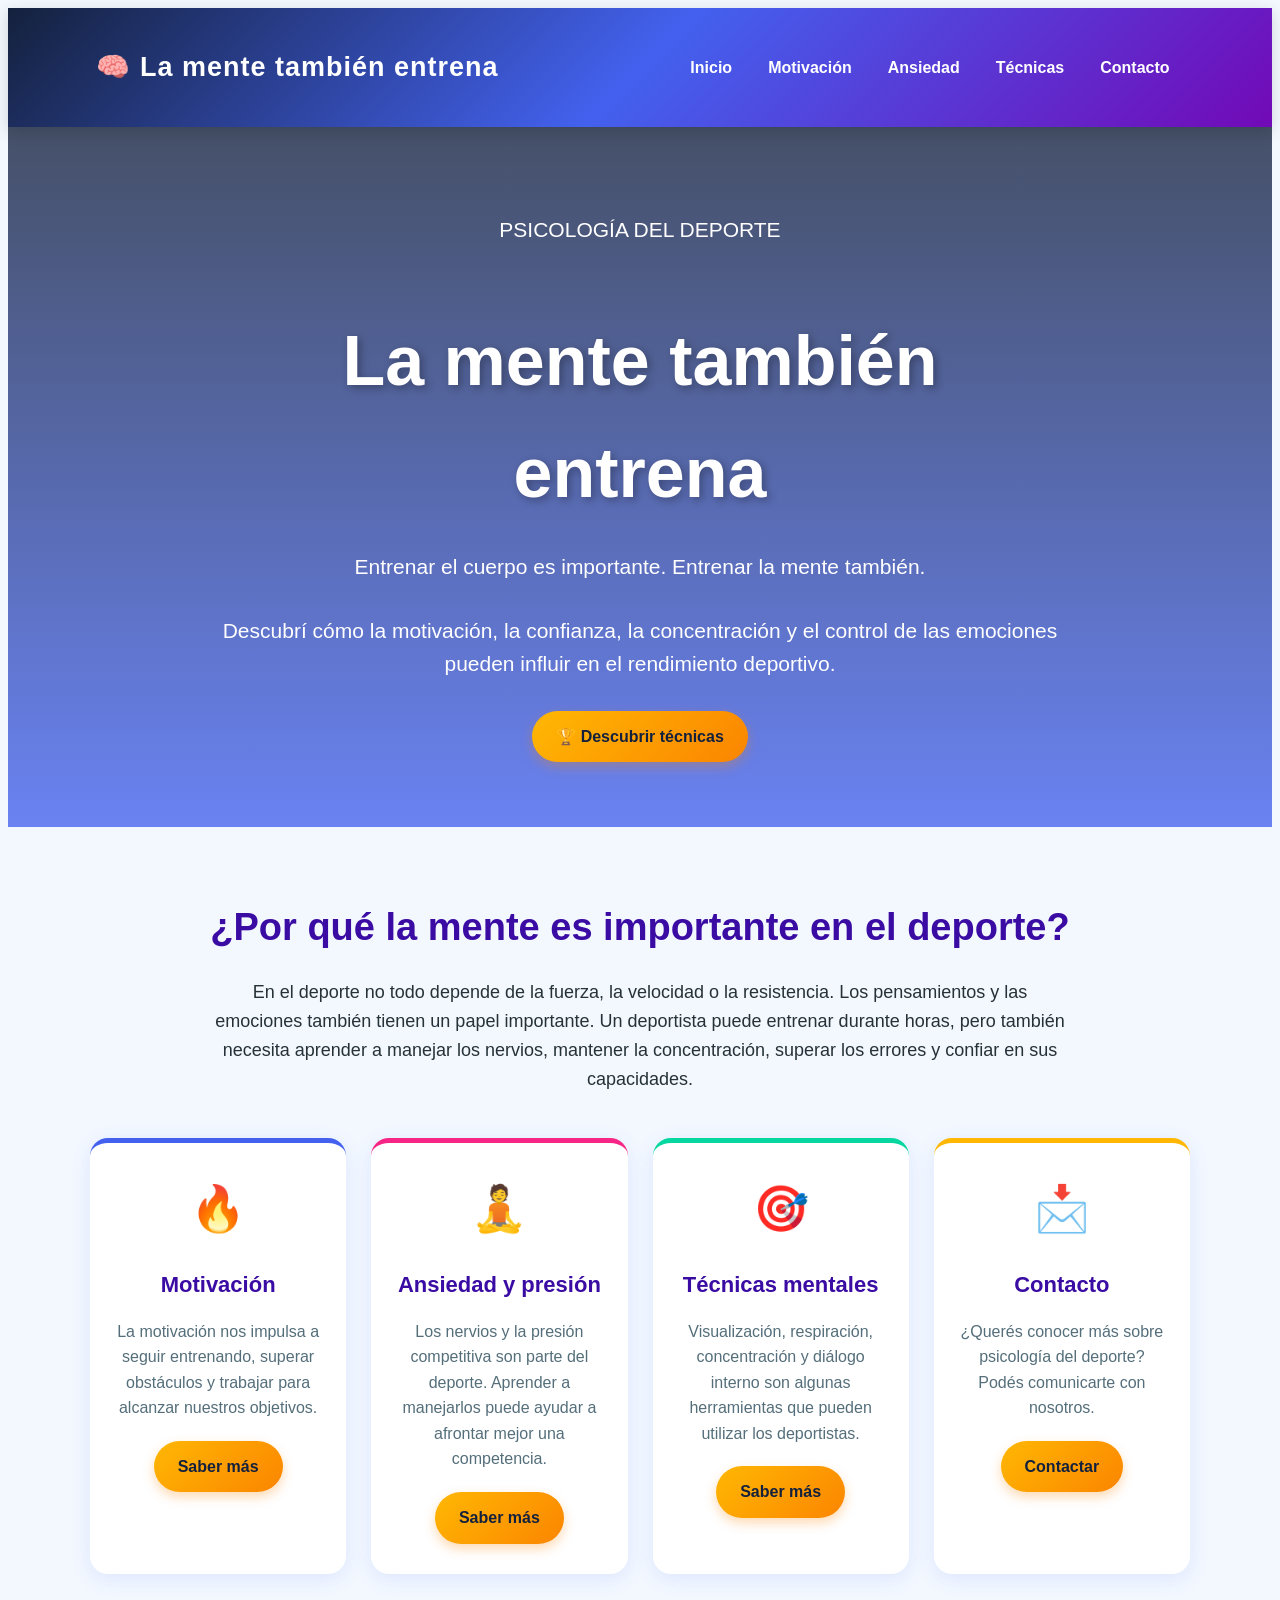
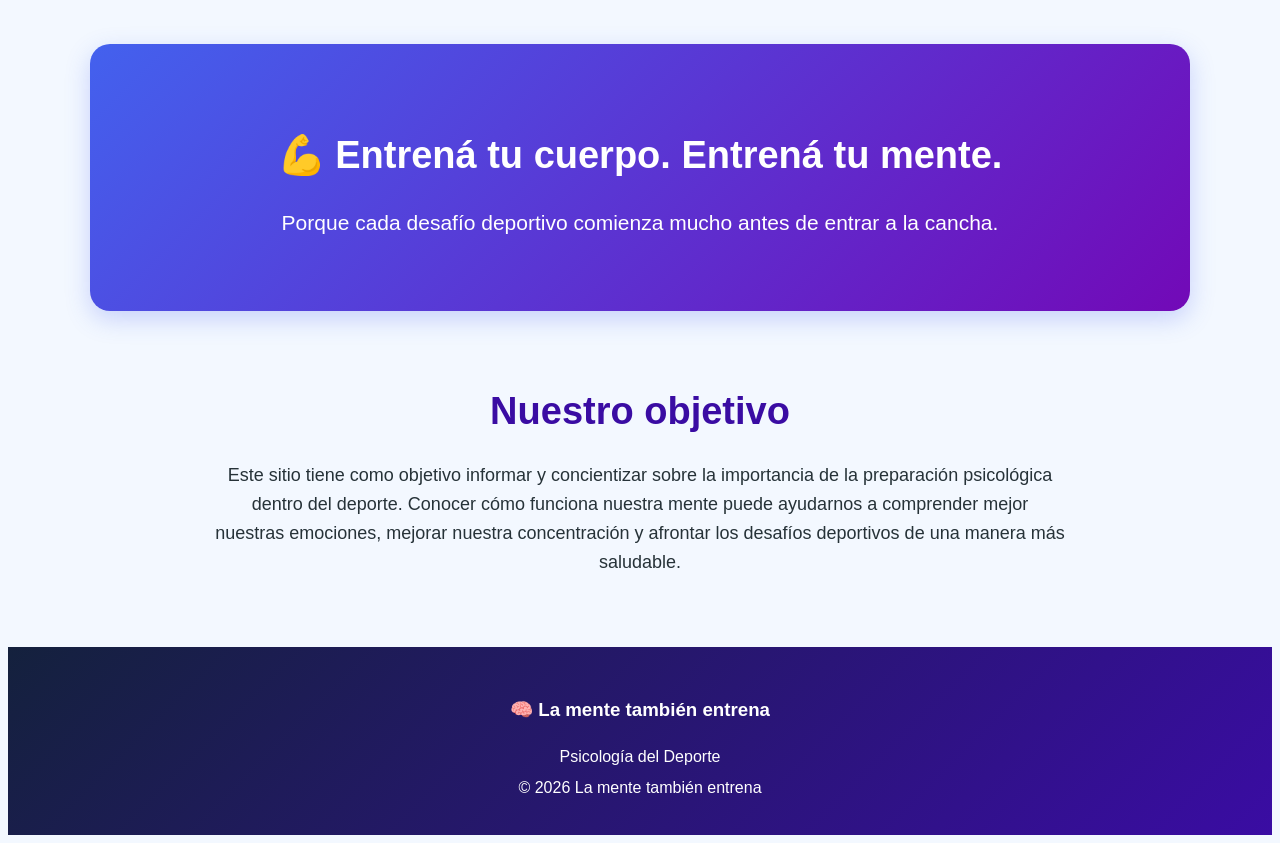
<file: index.html>
<!DOCTYPE html> <html lang="es"> <head>
<meta charset="UTF-8">

<meta name="viewport" content="width=device-width, initial-scale=1.0">

<meta name="description"
      content="La mente también entrena - Sitio web sobre psicología del deporte, motivación, ansiedad y técnicas mentales para deportistas.">

<title>La mente también entrena | Psicología del Deporte</title>

<!-- CSS -->
<link rel="stylesheet" href="style.css">

</head> <body>
<!-- ==============================
     ENCABEZADO
=============================== -->

<header>

    <h1>🧠 La mente también entrena</h1>

    <nav>

        <a href="index.html">Inicio</a>

        <a href="motivacion.html">Motivación</a>

        <a href="ansiedad.html">Ansiedad</a>

        <a href="tecnicas.html">Técnicas</a>

        <a href="contacto.html">Contacto</a>

    </nav>

</header>


<!-- ==============================
     PORTADA
=============================== -->

<main>

    <section class="hero">

        <div class="hero-content">

            <p>PSICOLOGÍA DEL DEPORTE</p>

            <h2>
                La mente también entrena
            </h2>

            <p>
                Entrenar el cuerpo es importante.
                Entrenar la mente también.
            </p>

            <p>
                Descubrí cómo la motivación, la confianza,
                la concentración y el control de las emociones
                pueden influir en el rendimiento deportivo.
            </p>

            <a href="tecnicas.html" class="boton">
                🏆 Descubrir técnicas
            </a>

        </div>

    </section>


    <!-- ==============================
         INTRODUCCIÓN
    =============================== -->

    <section class="contenido">

        <h2>
            ¿Por qué la mente es importante en el deporte?
        </h2>

        <p class="intro">

            En el deporte no todo depende de la fuerza, la velocidad
            o la resistencia. Los pensamientos y las emociones también
            tienen un papel importante.
            
            Un deportista puede entrenar durante horas, pero también
            necesita aprender a manejar los nervios, mantener la
            concentración, superar los errores y confiar en sus
            capacidades.

        </p>


        <!-- ==============================
             TARJETAS
        =============================== -->

        <div class="tarjetas">


            <!-- MOTIVACIÓN -->

            <article class="tarjeta">

                <div style="font-size: 45px;">
                    🔥
                </div>

                <h3>
                    Motivación
                </h3>

                <p>
                    La motivación nos impulsa a seguir entrenando,
                    superar obstáculos y trabajar para alcanzar
                    nuestros objetivos.
                </p>

                <a href="motivacion.html" class="boton">
                    Saber más
                </a>

            </article>


            <!-- ANSIEDAD -->

            <article class="tarjeta">

                <div style="font-size: 45px;">
                    🧘
                </div>

                <h3>
                    Ansiedad y presión
                </h3>

                <p>
                    Los nervios y la presión competitiva son parte
                    del deporte. Aprender a manejarlos puede ayudar
                    a afrontar mejor una competencia.
                </p>

                <a href="ansiedad.html" class="boton">
                    Saber más
                </a>

            </article>


            <!-- TÉCNICAS -->

            <article class="tarjeta">

                <div style="font-size: 45px;">
                    🎯
                </div>

                <h3>
                    Técnicas mentales
                </h3>

                <p>
                    Visualización, respiración, concentración y
                    diálogo interno son algunas herramientas que
                    pueden utilizar los deportistas.
                </p>

                <a href="tecnicas.html" class="boton">
                    Saber más
                </a>

            </article>


            <!-- CONTACTO -->

            <article class="tarjeta">

                <div style="font-size: 45px;">
                    📩
                </div>

                <h3>
                    Contacto
                </h3>

                <p>
                    ¿Querés conocer más sobre psicología del deporte?
                    Podés comunicarte con nosotros.
                </p>

                <a href="contacto.html" class="boton">
                    Contactar
                </a>

            </article>

        </div>

    </section>


    <!-- ==============================
         FRASE MOTIVACIONAL
    =============================== -->

    <section class="contenido">

        <div style="
            background: linear-gradient(135deg, #4361ee, #7209b7);
            color: white;
            padding: 50px 30px;
            border-radius: 20px;
            text-align: center;
            box-shadow: 0 8px 25px rgba(67, 97, 238, 0.25);
        ">

            <h2 style="color: white;">
                💪 Entrená tu cuerpo. Entrená tu mente.
            </h2>

            <p style="
                font-size: 21px;
                margin-top: 15px;
            ">

                Porque cada desafío deportivo comienza
                mucho antes de entrar a la cancha.

            </p>

        </div>

    </section>


    <!-- ==============================
         OBJETIVO DEL SITIO
    =============================== -->

    <section class="contenido">

        <h2>
            Nuestro objetivo
        </h2>

        <p class="intro">

            Este sitio tiene como objetivo informar y concientizar
            sobre la importancia de la preparación psicológica
            dentro del deporte.

            Conocer cómo funciona nuestra mente puede ayudarnos
            a comprender mejor nuestras emociones, mejorar nuestra
            concentración y afrontar los desafíos deportivos
            de una manera más saludable.

        </p>

    </section>

</main>


<!-- ==============================
     PIE DE PÁGINA
=============================== -->

<footer>

    <h3>
        🧠 La mente también entrena
    </h3>

    <p>
        Psicología del Deporte
    </p>

    <p>
        © 2026 La mente también entrena
    </p>

</footer>


<!-- JAVASCRIPT -->

<script src="script.js"></script>

</body> </html>
</file>
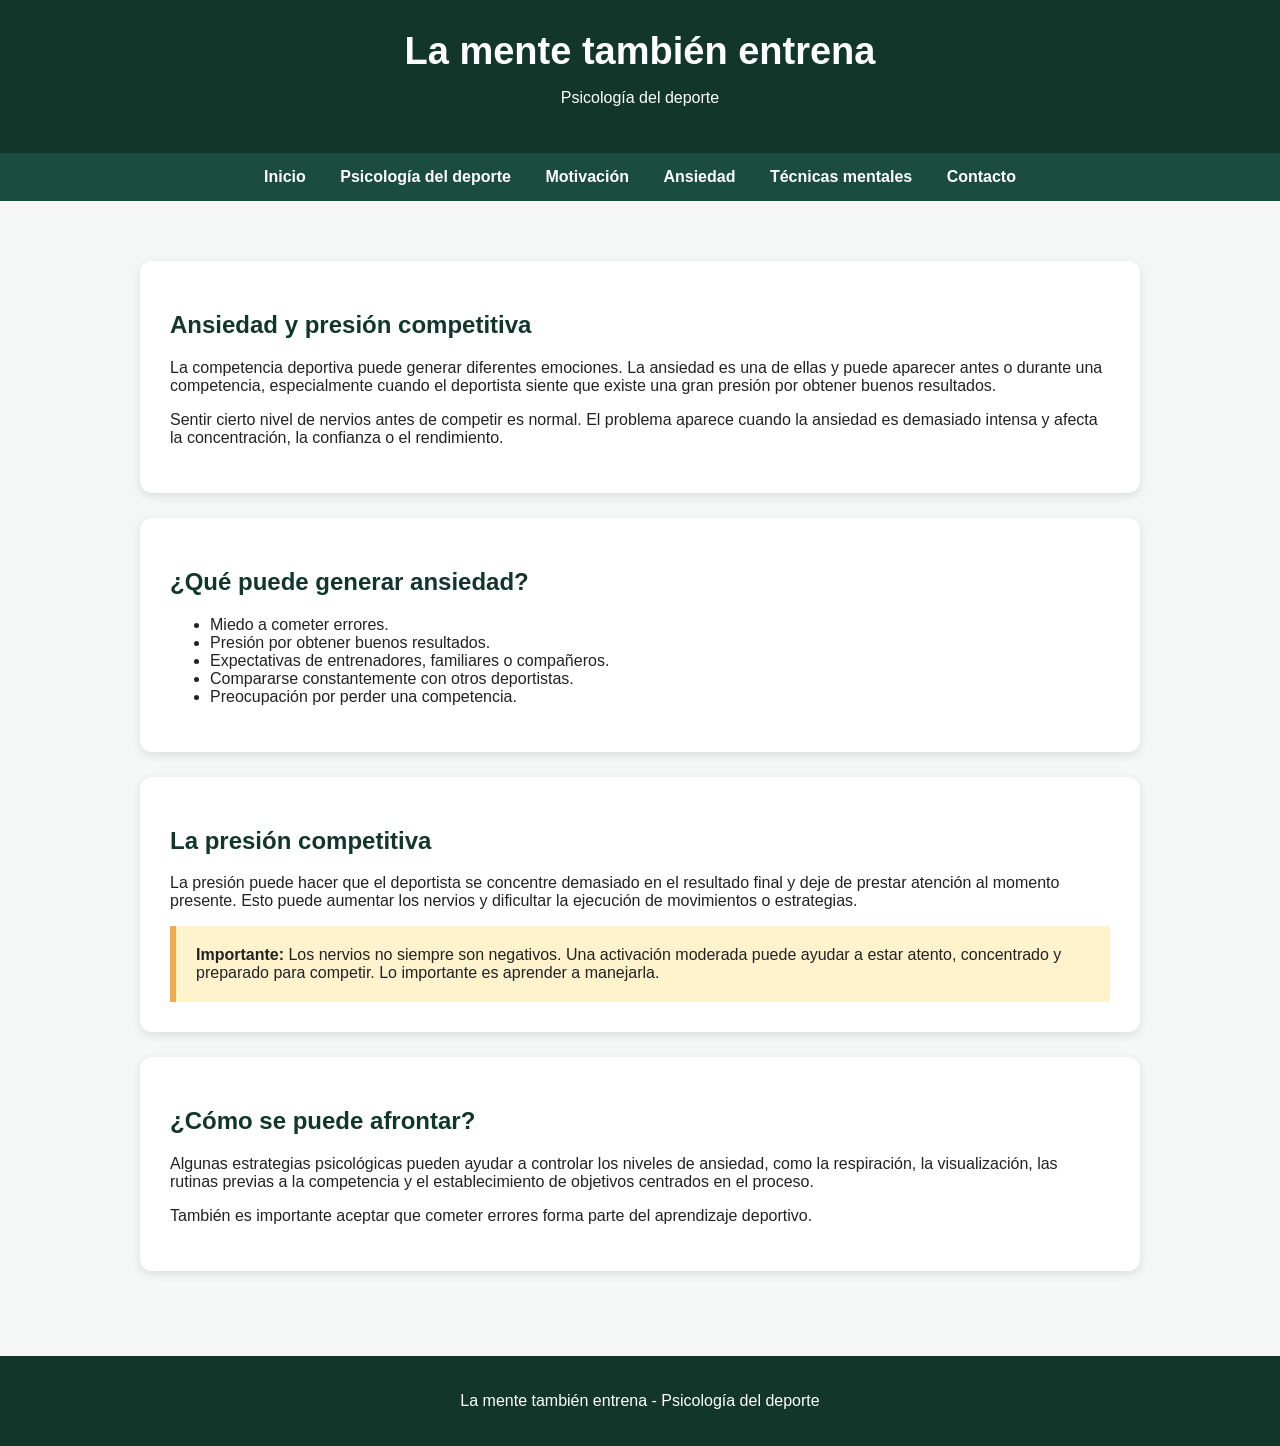
<file: ansiedad.html>
<!DOCTYPE html>
<html lang="es">
<head>
    <meta charset="UTF-8">
    <meta name="viewport" content="width=device-width, initial-scale=1.0">
    <title>Ansiedad y presión competitiva | La mente también entrena</title>

    <style>
        body {
            margin: 0;
            font-family: Arial, sans-serif;
            background-color: #f4f7f6;
            color: #222;
        }

        header {
            background-color: #12372a;
            color: white;
            text-align: center;
            padding: 30px;
        }

        header h1 {
            margin: 0;
            font-size: 38px;
        }

        nav {
            background-color: #1b4d3e;
            text-align: center;
            padding: 15px;
        }

        nav a {
            color: white;
            text-decoration: none;
            margin: 0 15px;
            font-weight: bold;
        }

        nav a:hover {
            color: #9be15d;
        }

        main {
            max-width: 1000px;
            margin: 40px auto;
            padding: 20px;
        }

        section {
            background-color: white;
            padding: 30px;
            margin-bottom: 25px;
            border-radius: 12px;
            box-shadow: 0 3px 10px rgba(0,0,0,0.1);
        }

        h2 {
            color: #12372a;
        }

        h3 {
            color: #1b4d3e;
        }

        .importante {
            background-color: #fff3cd;
            border-left: 6px solid #f0ad4e;
            padding: 20px;
        }

        footer {
            background-color: #12372a;
            color: white;
            text-align: center;
            padding: 20px;
        }
    </style>
</head>

<body>

    <header>
        <h1>La mente también entrena</h1>
        <p>Psicología del deporte</p>
    </header>

    <nav>
        <a href="index.html">Inicio</a>
        <a href="psicologia.html">Psicología del deporte</a>
        <a href="motivacion.html">Motivación</a>
        <a href="ansiedad.html">Ansiedad</a>
        <a href="tecnicas.html">Técnicas mentales</a>
        <a href="contacto.html">Contacto</a>
    </nav>

    <main>

        <section>
            <h2>Ansiedad y presión competitiva</h2>

            <p>
                La competencia deportiva puede generar diferentes emociones.
                La ansiedad es una de ellas y puede aparecer antes o durante
                una competencia, especialmente cuando el deportista siente que
                existe una gran presión por obtener buenos resultados.
            </p>

            <p>
                Sentir cierto nivel de nervios antes de competir es normal.
                El problema aparece cuando la ansiedad es demasiado intensa y
                afecta la concentración, la confianza o el rendimiento.
            </p>
        </section>

        <section>
            <h2>¿Qué puede generar ansiedad?</h2>

            <ul>
                <li>Miedo a cometer errores.</li>
                <li>Presión por obtener buenos resultados.</li>
                <li>Expectativas de entrenadores, familiares o compañeros.</li>
                <li>Compararse constantemente con otros deportistas.</li>
                <li>Preocupación por perder una competencia.</li>
            </ul>
        </section>

        <section>
            <h2>La presión competitiva</h2>

            <p>
                La presión puede hacer que el deportista se concentre demasiado
                en el resultado final y deje de prestar atención al momento
                presente. Esto puede aumentar los nervios y dificultar la
                ejecución de movimientos o estrategias.
            </p>

            <div class="importante">
                <strong>Importante:</strong>
                Los nervios no siempre son negativos. Una activación moderada
                puede ayudar a estar atento, concentrado y preparado para competir.
                Lo importante es aprender a manejarla.
            </div>
        </section>

        <section>
            <h2>¿Cómo se puede afrontar?</h2>

            <p>
                Algunas estrategias psicológicas pueden ayudar a controlar
                los niveles de ansiedad, como la respiración, la visualización,
                las rutinas previas a la competencia y el establecimiento de
                objetivos centrados en el proceso.
            </p>

            <p>
                También es importante aceptar que cometer errores forma parte
                del aprendizaje deportivo.
            </p>
        </section>

    </main>

    <footer>
        <p>La mente también entrena - Psicología del deporte</p>
    </footer>

</body>
</html>
</file>
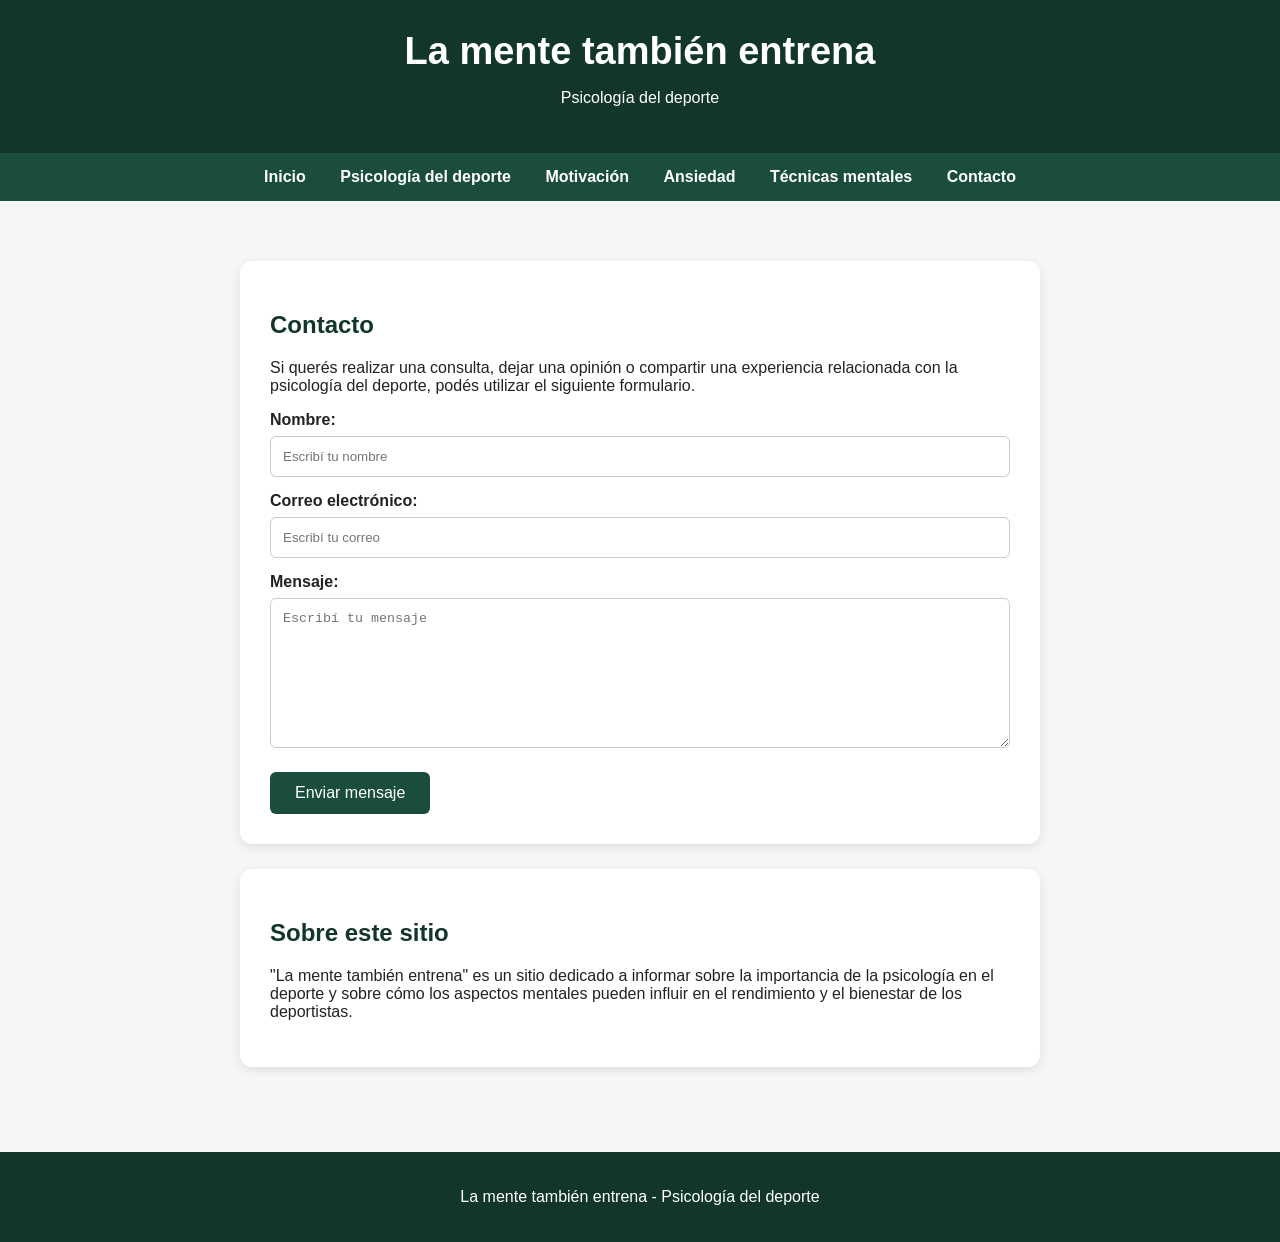
<file: contact.html>
<!DOCTYPE html>
<html lang="es">
<head>
    <meta charset="UTF-8">
    <meta name="viewport" content="width=device-width, initial-scale=1.0">
    <title>Contacto | La mente también entrena</title>

    <style>
        body {
            margin: 0;
            font-family: Arial, sans-serif;
            background-color: #f4f7f6;
            color: #222;
        }

        header {
            background-color: #12372a;
            color: white;
            text-align: center;
            padding: 30px;
        }

        header h1 {
            margin: 0;
            font-size: 38px;
        }

        nav {
            background-color: #1b4d3e;
            text-align: center;
            padding: 15px;
        }

        nav a {
            color: white;
            text-decoration: none;
            margin: 0 15px;
            font-weight: bold;
        }

        nav a:hover {
            color: #9be15d;
        }

        main {
            max-width: 800px;
            margin: 40px auto;
            padding: 20px;
        }

        section {
            background-color: white;
            padding: 30px;
            margin-bottom: 25px;
            border-radius: 12px;
            box-shadow: 0 3px 10px rgba(0,0,0,0.1);
        }

        h2 {
            color: #12372a;
        }

        label {
            display: block;
            margin-top: 15px;
            font-weight: bold;
        }

        input,
        textarea {
            width: 100%;
            padding: 12px;
            margin-top: 7px;
            border: 1px solid #ccc;
            border-radius: 6px;
            box-sizing: border-box;
        }

        textarea {
            height: 150px;
            resize: vertical;
        }

        button {
            margin-top: 20px;
            background-color: #1b4d3e;
            color: white;
            border: none;
            padding: 12px 25px;
            border-radius: 6px;
            cursor: pointer;
            font-size: 16px;
        }

        button:hover {
            background-color: #12372a;
        }

        footer {
            background-color: #12372a;
            color: white;
            text-align: center;
            padding: 20px;
        }
    </style>
</head>

<body>

    <header>
        <h1>La mente también entrena</h1>
        <p>Psicología del deporte</p>
    </header>

    <nav>
        <a href="index.html">Inicio</a>
        <a href="psicologia.html">Psicología del deporte</a>
        <a href="motivacion.html">Motivación</a>
        <a href="ansiedad.html">Ansiedad</a>
        <a href="tecnicas.html">Técnicas mentales</a>
        <a href="contacto.html">Contacto</a>
    </nav>

    <main>

        <section>
            <h2>Contacto</h2>

            <p>
                Si querés realizar una consulta, dejar una opinión o compartir
                una experiencia relacionada con la psicología del deporte,
                podés utilizar el siguiente formulario.
            </p>

            <form>

                <label for="nombre">Nombre:</label>
                <input type="text" id="nombre" name="nombre" placeholder="Escribí tu nombre">

                <label for="email">Correo electrónico:</label>
                <input type="email" id="email" name="email" placeholder="Escribí tu correo">

                <label for="mensaje">Mensaje:</label>
                <textarea id="mensaje" name="mensaje" placeholder="Escribí tu mensaje"></textarea>

                <button type="submit">Enviar mensaje</button>

            </form>
        </section>

        <section>
            <h2>Sobre este sitio</h2>

            <p>
                "La mente también entrena" es un sitio dedicado a informar sobre
                la importancia de la psicología en el deporte y sobre cómo los
                aspectos mentales pueden influir en el rendimiento y el bienestar
                de los deportistas.
            </p>
        </section>

    </main>

    <footer>
        <p>La mente también entrena - Psicología del deporte</p>
    </footer>

</body>
</html>
</file>
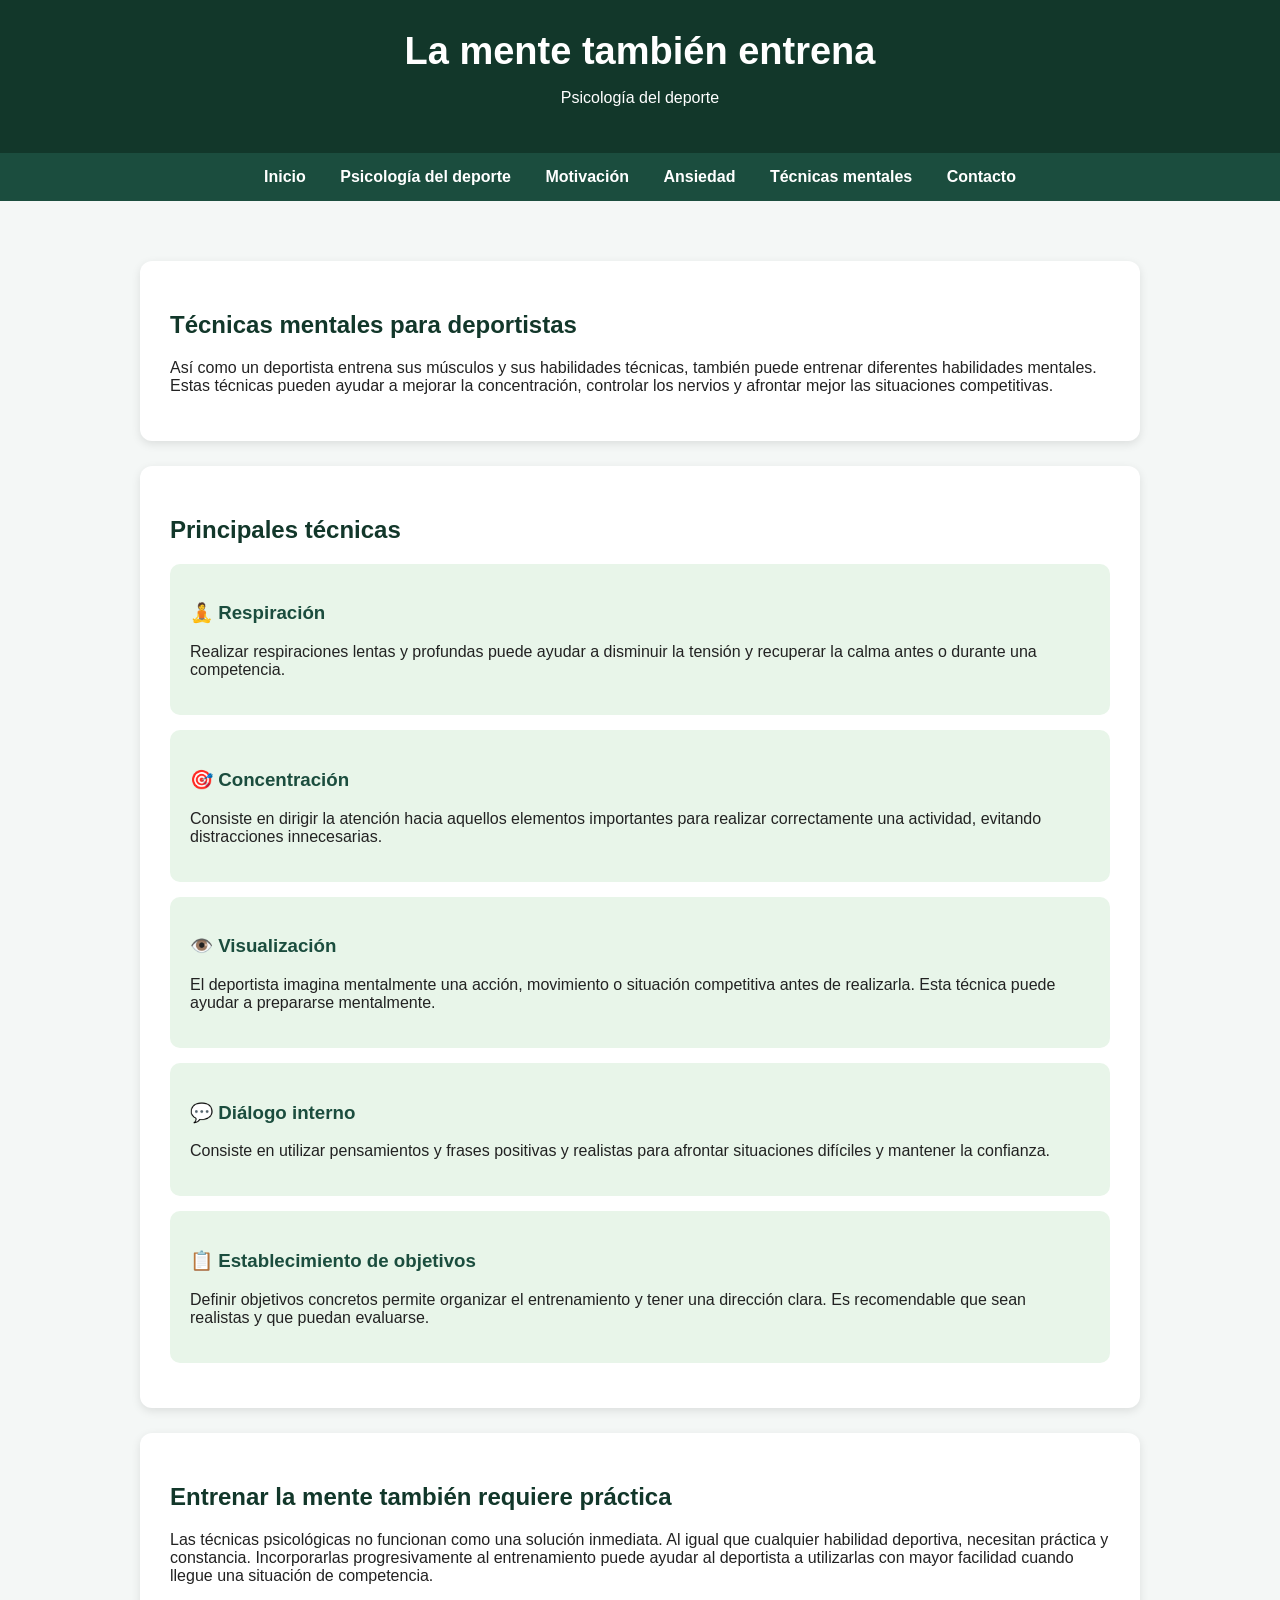
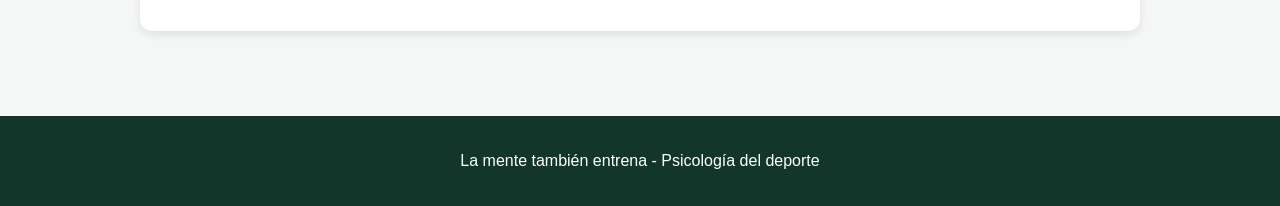
<file: tecnicas.html>
<!DOCTYPE html>
<html lang="es">
<head>
    <meta charset="UTF-8">
    <meta name="viewport" content="width=device-width, initial-scale=1.0">
    <title>Técnicas mentales | La mente también entrena</title>

    <style>
        body {
            margin: 0;
            font-family: Arial, sans-serif;
            background-color: #f4f7f6;
            color: #222;
        }

        header {
            background-color: #12372a;
            color: white;
            text-align: center;
            padding: 30px;
        }

        header h1 {
            margin: 0;
            font-size: 38px;
        }

        nav {
            background-color: #1b4d3e;
            text-align: center;
            padding: 15px;
        }

        nav a {
            color: white;
            text-decoration: none;
            margin: 0 15px;
            font-weight: bold;
        }

        nav a:hover {
            color: #9be15d;
        }

        main {
            max-width: 1000px;
            margin: 40px auto;
            padding: 20px;
        }

        section {
            background-color: white;
            padding: 30px;
            margin-bottom: 25px;
            border-radius: 12px;
            box-shadow: 0 3px 10px rgba(0,0,0,0.1);
        }

        h2 {
            color: #12372a;
        }

        h3 {
            color: #1b4d3e;
        }

        .tecnica {
            background-color: #e8f5e9;
            padding: 20px;
            margin: 15px 0;
            border-radius: 10px;
        }

        footer {
            background-color: #12372a;
            color: white;
            text-align: center;
            padding: 20px;
        }
    </style>
</head>

<body>

    <header>
        <h1>La mente también entrena</h1>
        <p>Psicología del deporte</p>
    </header>

    <nav>
        <a href="index.html">Inicio</a>
        <a href="psicologia.html">Psicología del deporte</a>
        <a href="motivacion.html">Motivación</a>
        <a href="ansiedad.html">Ansiedad</a>
        <a href="tecnicas.html">Técnicas mentales</a>
        <a href="contacto.html">Contacto</a>
    </nav>

    <main>

        <section>
            <h2>Técnicas mentales para deportistas</h2>

            <p>
                Así como un deportista entrena sus músculos y sus habilidades
                técnicas, también puede entrenar diferentes habilidades mentales.
                Estas técnicas pueden ayudar a mejorar la concentración, controlar
                los nervios y afrontar mejor las situaciones competitivas.
            </p>
        </section>

        <section>
            <h2>Principales técnicas</h2>

            <div class="tecnica">
                <h3>🧘 Respiración</h3>
                <p>
                    Realizar respiraciones lentas y profundas puede ayudar a
                    disminuir la tensión y recuperar la calma antes o durante
                    una competencia.
                </p>
            </div>

            <div class="tecnica">
                <h3>🎯 Concentración</h3>
                <p>
                    Consiste en dirigir la atención hacia aquellos elementos
                    importantes para realizar correctamente una actividad,
                    evitando distracciones innecesarias.
                </p>
            </div>

            <div class="tecnica">
                <h3>👁️ Visualización</h3>
                <p>
                    El deportista imagina mentalmente una acción, movimiento
                    o situación competitiva antes de realizarla. Esta técnica
                    puede ayudar a prepararse mentalmente.
                </p>
            </div>

            <div class="tecnica">
                <h3>💬 Diálogo interno</h3>
                <p>
                    Consiste en utilizar pensamientos y frases positivas y
                    realistas para afrontar situaciones difíciles y mantener
                    la confianza.
                </p>
            </div>

            <div class="tecnica">
                <h3>📋 Establecimiento de objetivos</h3>
                <p>
                    Definir objetivos concretos permite organizar el entrenamiento
                    y tener una dirección clara. Es recomendable que sean realistas
                    y que puedan evaluarse.
                </p>
            </div>
        </section>

        <section>
            <h2>Entrenar la mente también requiere práctica</h2>

            <p>
                Las técnicas psicológicas no funcionan como una solución inmediata.
                Al igual que cualquier habilidad deportiva, necesitan práctica y
                constancia. Incorporarlas progresivamente al entrenamiento puede
                ayudar al deportista a utilizarlas con mayor facilidad cuando
                llegue una situación de competencia.
            </p>
        </section>

    </main>

    <footer>
        <p>La mente también entrena - Psicología del deporte</p>
    </footer>

</body>
</html>
</file>
<file: style.css>
/* =========================================
LA MENTE TAMBIÉN ENTRENA
CSS - Psicología del Deporte
========================================= */

/* ---------- ESTILOS GENERALES ---------- */

{
margin: 0;
padding: 0;
box-sizing: border-box;
}

html {
scroll-behavior: smooth;
}

body {
font-family: Arial, Helvetica, sans-serif;
background: #f3f8ff;
color: #263238;
line-height: 1.6;
}

/* ---------- ENCABEZADO ---------- */

header {
background: linear-gradient(135deg, #14213d, #4361ee, #7209b7);
color: white;
padding: 20px 7%;
display: flex;
justify-content: space-between;
align-items: center;
flex-wrap: wrap;
box-shadow: 0 4px 15px rgba(0, 0, 0, 0.15);
position: sticky;
top: 0;
z-index: 1000;
}

header h1 {
font-size: 27px;
letter-spacing: 1px;
}

/* ---------- MENÚ ---------- */

nav {
display: flex;
gap: 8px;
flex-wrap: wrap;
}

nav a {
color: white;
text-decoration: none;
padding: 9px 14px;
border-radius: 20px;
font-weight: bold;
transition: all 0.3s ease;
}

nav a:hover {
background-color: #ffb703;
color: #14213d;
transform: translateY(-2px);
}

/* ---------- PORTADA PRINCIPAL ---------- */

.hero {
min-height: 580px;
display: flex;
align-items: center;
justify-content: center;
text-align: center;
padding: 60px 20px;

background:
    linear-gradient(
        rgba(20, 33, 61, 0.78),
        rgba(67, 97, 238, 0.78)
    ),
    url("https://images.unsplash.com/photo-1461896836934-ffe607ba8211?auto=format&fit=crop&w=1600&q=80");

background-size: cover;
background-position: center;


}

.hero-content {
max-width: 850px;
color: white;
}

.hero h2 {
font-size: clamp(40px, 7vw, 70px);
margin-bottom: 20px;
text-shadow: 3px 3px 8px rgba(0,0,0,0.3);
}

.hero p {
font-size: 21px;
margin-bottom: 30px;
}

/* ---------- BOTONES ---------- */

.boton {
display: inline-block;
background: linear-gradient(135deg, #ffb703, #fb8500);
color: #14213d;
padding: 13px 24px;
border-radius: 30px;
text-decoration: none;
font-weight: bold;
border: none;
cursor: pointer;
transition: all 0.3s ease;
box-shadow: 0 5px 12px rgba(251, 133, 0, 0.3);
}

.boton:hover {
transform: translateY(-4px) scale(1.03);
box-shadow: 0 8px 18px rgba(251, 133, 0, 0.4);
}

/* ---------- CONTENIDO ---------- */

.contenido {
max-width: 1100px;
margin: 70px auto;
padding: 0 25px;
}

.contenido h2,
.contenedor h2 {
color: #3a0ca3;
font-size: 38px;
text-align: center;
margin-bottom: 20px;
}

.intro {
max-width: 850px;
margin: 0 auto 45px;
text-align: center;
font-size: 18px;
}

/* ---------- TARJETAS ---------- */

.tarjetas {
display: grid;
grid-template-columns: repeat(4, 1fr);
gap: 25px;
}

.tarjeta {
background: white;
padding: 30px 22px;
border-radius: 18px;
text-align: center;

box-shadow:
    0 5px 20px rgba(67, 97, 238, 0.12);

border-top: 5px solid #4361ee;

transition: all 0.3s ease;


}

.tarjeta:nth-child(2) {
border-top-color: #f72585;
}

.tarjeta:nth-child(3) {
border-top-color: #06d6a0;
}

.tarjeta:nth-child(4) {
border-top-color: #ffb703;
}

.tarjeta:hover {
transform: translateY(-10px);
box-shadow:
0 12px 30px rgba(67, 97, 238, 0.2);
}

.tarjeta h3 {
color: #3a0ca3;
margin-bottom: 15px;
font-size: 22px;
}

.tarjeta p {
margin-bottom: 20px;
color: #546e7a;
}

/* ---------- PÁGINAS INTERNAS ---------- */

.contenedor {
max-width: 950px;
margin: 65px auto;
padding: 45px;

background-color: white;

border-radius: 20px;

box-shadow:
    0 8px 30px rgba(67, 97, 238, 0.12);


}

.contenedor h2 {
margin-bottom: 30px;
}

.contenedor h3 {
color: #4361ee;
margin-top: 30px;
margin-bottom: 12px;
font-size: 23px;
}

.contenedor p {
font-size: 18px;
margin-bottom: 18px;
}

.contenedor ul {
margin: 20px 0 25px 25px;
}

.contenedor li {
margin-bottom: 12px;
font-size: 17px;
}

/* ---------- TÉCNICAS ---------- */

.tecnicas {
display: grid;
grid-template-columns: repeat(3, 1fr);
gap: 25px;
}

.tecnica {
background: linear-gradient(
145deg,
#ffffff,
#eef4ff
);

padding: 30px;

border-radius: 18px;

border-left: 6px solid #4361ee;

box-shadow: 0 5px 18px rgba(0,0,0,0.08);

transition: all 0.3s ease;


}

.tecnica:nth-child(2) {
border-left-color: #06d6a0;
}

.tecnica:nth-child(3) {
border-left-color: #ffb703;
}

.tecnica:nth-child(4) {
border-left-color: #f72585;
}

.tecnica:nth-child(5) {
border-left-color: #7209b7;
}

.tecnica:nth-child(6) {
border-left-color: #fb8500;
}

.tecnica:hover {
transform: translateY(-7px);
}

.tecnica h3 {
color: #3a0ca3;
margin-bottom: 15px;
}

/* ---------- FORMULARIO ---------- */

form {
margin-top: 30px;
}

label {
display: block;
margin-bottom: 7px;
color: #3a0ca3;
font-weight: bold;
}

input,
textarea {
width: 100%;
padding: 14px;

border: 2px solid #dbe4ff;
border-radius: 10px;

font-size: 16px;
outline: none;

transition: all 0.3s ease;

background-color: #f8faff;

margin-bottom: 20px;


}

input:focus,
textarea:focus {
border-color: #4361ee;

box-shadow:
    0 0 0 4px rgba(67, 97, 238, 0.12);

background-color: white;


}

textarea {
min-height: 160px;
resize: vertical;
}

button {
width: 100%;

padding: 15px;

border: none;
border-radius: 30px;

background: linear-gradient(
    135deg,
    #4361ee,
    #7209b7
);

color: white;

font-size: 17px;
font-weight: bold;

cursor: pointer;

transition: all 0.3s ease;


}

button:hover {
transform: translateY(-3px);

box-shadow:
    0 8px 20px rgba(67, 97, 238, 0.3);


}

/* ---------- BOTÓN VOLVER ---------- */

.volver {
display: inline-block;

margin-top: 30px;

padding: 12px 22px;

background-color: #14213d;

color: white;

border-radius: 25px;

text-decoration: none;

font-weight: bold;

transition: all 0.3s ease;


}

.volver:hover {
background-color: #4361ee;
transform: translateX(-5px);
}

/* ---------- FOOTER ---------- */

footer {
background: linear-gradient(
135deg,
#14213d,
#3a0ca3
);

color: white;

text-align: center;

padding: 30px 20px;

margin-top: 70px;


}

footer p {
margin: 5px;
}

/* ---------- DETALLES DECORATIVOS ---------- */

::selection {
background-color: #ffb703;
color: #14213d;
}

/* ---------- RESPONSIVE ---------- */

@media (max-width: 1000px) {

.tarjetas {
    grid-template-columns: repeat(2, 1fr);
}

.tecnicas {
    grid-template-columns: repeat(2, 1fr);
}


}

@media (max-width: 700px) {

header {
    position: static;
    flex-direction: column;
    gap: 15px;
    text-align: center;
}

nav {
    justify-content: center;
}

nav a {
    font-size: 14px;
    padding: 7px 10px;
}

.hero {
    min-height: 500px;
}

.hero p {
    font-size: 18px;
}

.tarjetas,
.tecnicas {
    grid-template-columns: 1fr;
}

.contenedor {
    margin: 35px 15px;
    padding: 25px;
}

.contenido h2,
.contenedor h2 {
    font-size: 30px;
}


}
</file>
